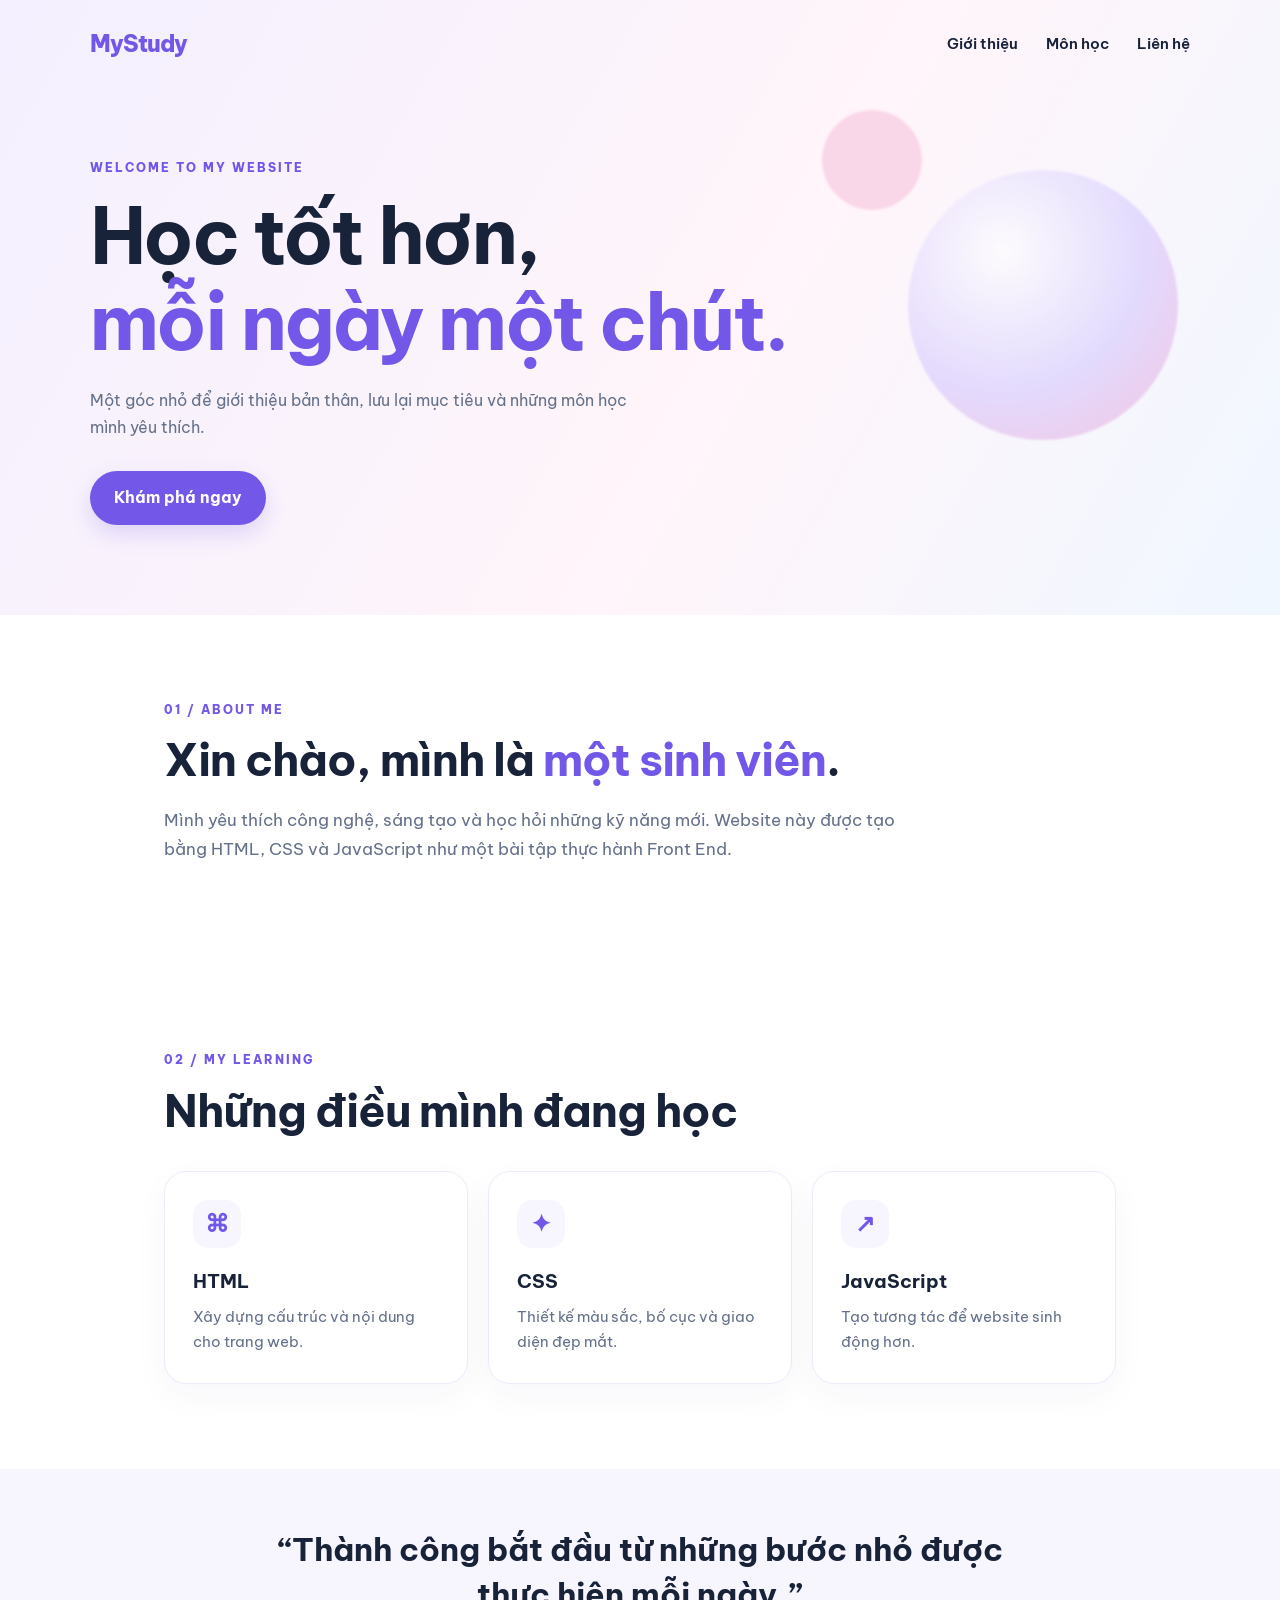
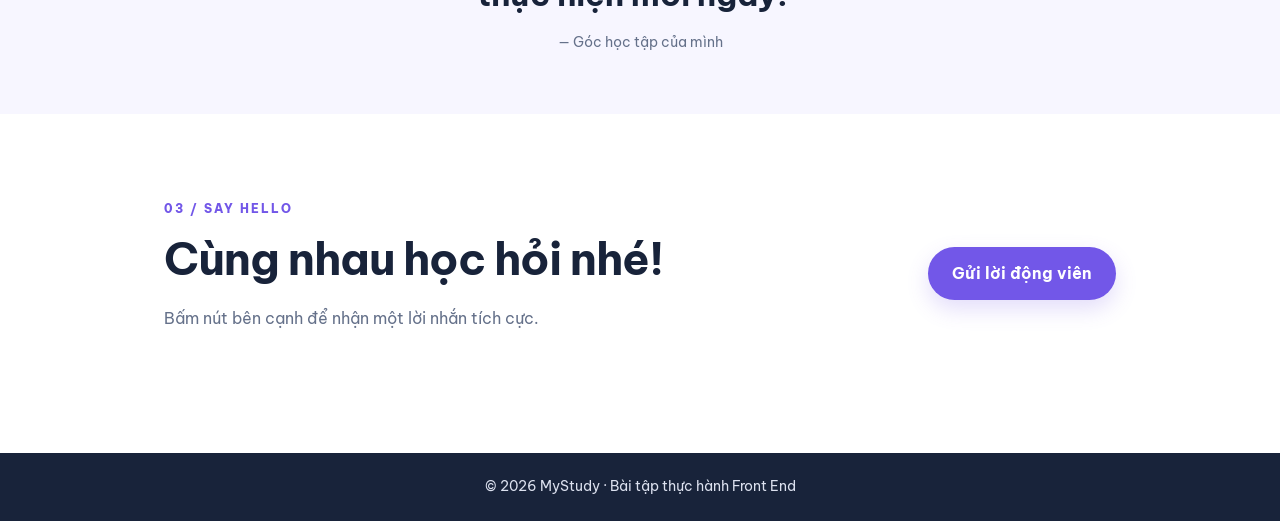
<file: index.html>
<!DOCTYPE html>
<html lang="vi">
<head>
  <meta charset="UTF-8">
  <meta name="viewport" content="width=device-width, initial-scale=1.0">
  <title>Góc học tập của mình</title>
  <link rel="stylesheet" href="style.css">
</head>
<body>
  <header class="hero">
    <nav class="nav">
      <div class="logo">MyStudy</div>
      <div class="nav-links">
        <a href="#gioi-thieu">Giới thiệu</a>
        <a href="#mon-hoc">Môn học</a>
        <a href="#lien-he">Liên hệ</a>
      </div>
    </nav>
    <div class="hero-content">
      <p class="eyebrow">WELCOME TO MY WEBSITE</p>
      <h1>Học tốt hơn,<br><span>mỗi ngày một chút.</span></h1>
      <p class="hero-text">Một góc nhỏ để giới thiệu bản thân, lưu lại mục tiêu và những môn học mình yêu thích.</p>
      <a class="button" href="#gioi-thieu">Khám phá ngay</a>
    </div>
    <div class="decor decor-one"></div>
    <div class="decor decor-two"></div>
  </header>

  <main>
    <section id="gioi-thieu" class="section intro">
      <div class="section-tag">01 / ABOUT ME</div>
      <h2>Xin chào, mình là <span>một sinh viên</span>.</h2>
      <p>Mình yêu thích công nghệ, sáng tạo và học hỏi những kỹ năng mới. Website này được tạo bằng HTML, CSS và JavaScript như một bài tập thực hành Front End.</p>
    </section>

    <section id="mon-hoc" class="section">
      <div class="section-tag">02 / MY LEARNING</div>
      <h2>Những điều mình đang học</h2>
      <div class="cards">
        <article class="card">
          <div class="card-icon">⌘</div>
          <h3>HTML</h3>
          <p>Xây dựng cấu trúc và nội dung cho trang web.</p>
        </article>
        <article class="card">
          <div class="card-icon">✦</div>
          <h3>CSS</h3>
          <p>Thiết kế màu sắc, bố cục và giao diện đẹp mắt.</p>
        </article>
        <article class="card">
          <div class="card-icon">↗</div>
          <h3>JavaScript</h3>
          <p>Tạo tương tác để website sinh động hơn.</p>
        </article>
      </div>
    </section>

    <section class="quote">
      <p>“Thành công bắt đầu từ những bước nhỏ được thực hiện mỗi ngày.”</p>
      <span>— Góc học tập của mình</span>
    </section>

    <section id="lien-he" class="section contact">
      <div>
        <div class="section-tag">03 / SAY HELLO</div>
        <h2>Cùng nhau học hỏi nhé!</h2>
        <p>Bấm nút bên cạnh để nhận một lời nhắn tích cực.</p>
      </div>
      <button class="button" id="messageButton" type="button">Gửi lời động viên</button>
      <p id="message" class="message" aria-live="polite"></p>
    </section>
  </main>

  <footer>
    <p>© <span id="year"></span> MyStudy · Bài tập thực hành Front End</p>
  </footer>
  <script src="script.js"></script>
</body>
</html>
</file>
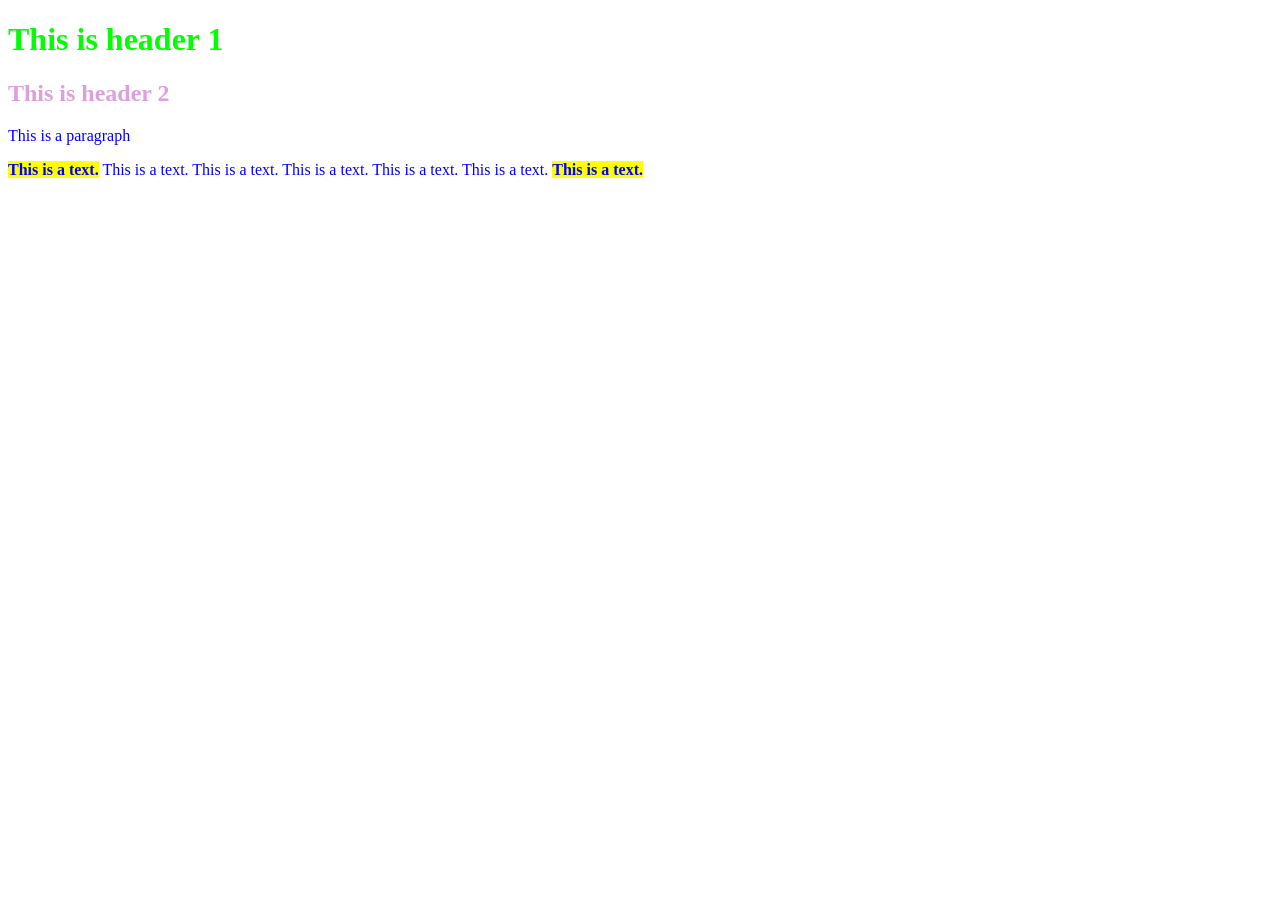
<file: baitap01.html>
<!DOCTYPE html>
<html lang="vi">
<head>
  <meta charset="UTF-8">
  <title>Bài tập 01 - Định dạng văn bản</title>
  <style type="text/css">
    h1 {
      color: #00ff00;
    }
    h2 {
      color: #dda0dd;
    }
    p {
      color: rgb(0, 0, 255);
    }
    span {
      background-color: yellow;
      font-weight: bold;
    }
  </style>
</head>
<body>
  <h1>This is header 1</h1>
  <h2>This is header 2</h2>
  <p>This is a paragraph</p>
  <p>
    <span>This is a text.</span> This is a text. This is a text. This is a text.
    This is a text. This is a text. <span>This is a text.</span>
  </p>
</body>
</html>
</file>
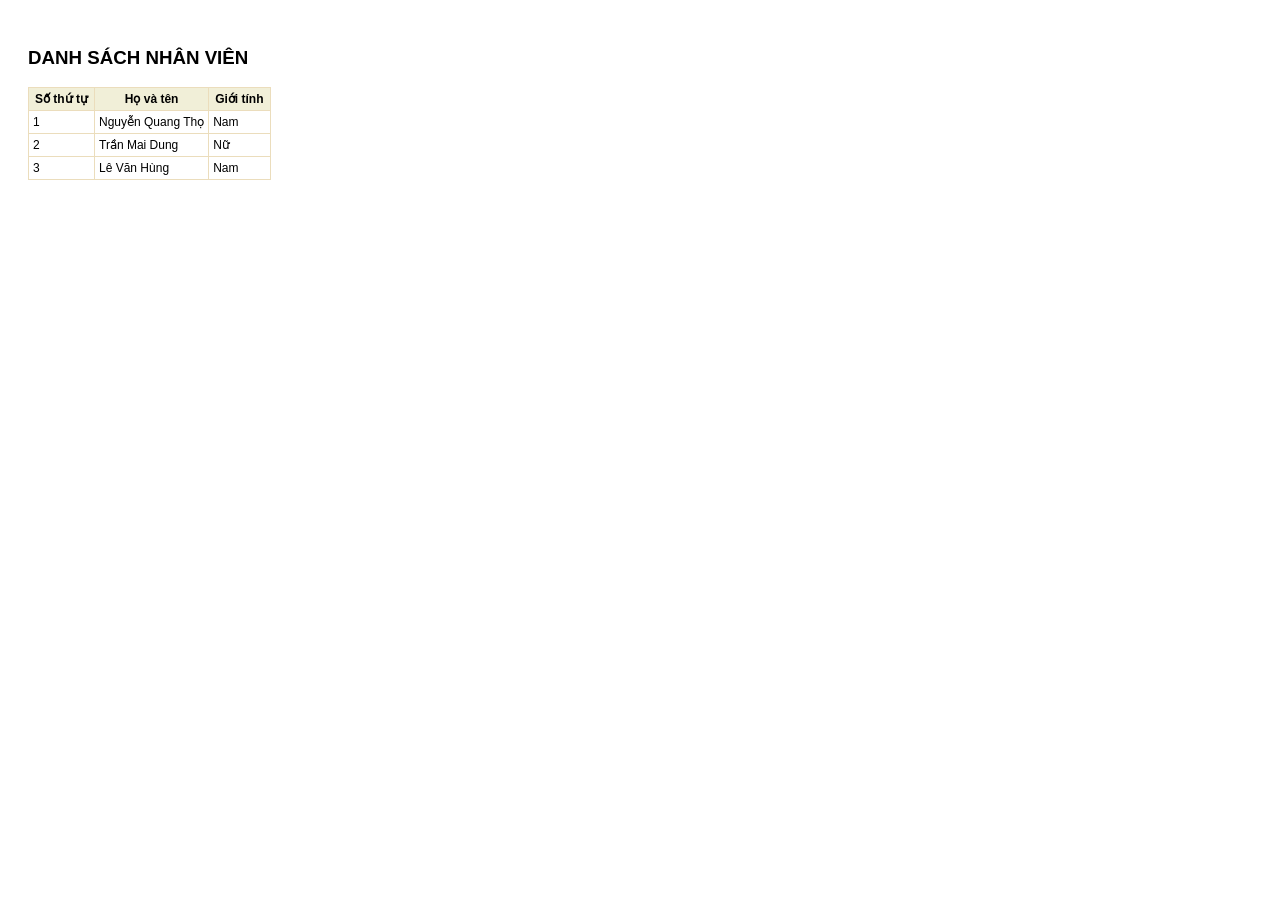
<file: baitap05.html>
<!DOCTYPE html>
<html lang="vi">
<head>
  <meta charset="UTF-8">
  <title>Bài tập 05 - Định dạng bảng CSS</title>
  <style type="text/css">
    body {
      font-family: Arial, sans-serif;
      padding: 20px;
    }
    .tablelist {
      font-family: Arial, Helvetica, sans-serif;
      font-size: 12px;
      margin: 0;
      padding: 0;
      border-collapse: collapse;
      border-spacing: 0px;
      border: 1px solid #EBDDBC;
    }
    .tablelist th {
      margin: 0;
      padding: 4px 6px;
      border: 1px solid #EBDDBC;
      background-color: #F1EFD8;
    }
    .tablelist td {
      margin: 0;
      padding: 4px;
      border: 1px solid #EBDDBC;
    }
  </style>
</head>
<body>
  <H3>DANH SÁCH NHÂN VIÊN</H3>
  <table class="tablelist">
    <tr>
      <th>Số thứ tự</th>
      <th>Họ và tên</th>
      <th>Giới tính</th>
    </tr>
    <tr>
      <td>1</td>
      <td>Nguyễn Quang Thọ</td>
      <td>Nam</td>
    </tr>
    <tr>
      <td>2</td>
      <td>Trần Mai Dung</td>
      <td>Nữ</td>
    </tr>
    <tr>
      <td>3</td>
      <td>Lê Văn Hùng</td>
      <td>Nam</td>
    </tr>
  </table>
</body>
</html>
</file>
<file: style.css>
@import url('https://fonts.googleapis.com/css2?family=Be+Vietnam+Pro:wght@400;500;600;700;800&display=swap');

:root {
  --ink: #18233a;
  --muted: #65718a;
  --purple: #7257e8;
  --pink: #f2a7c8;
  --pale: #f7f6ff;
  --white: #ffffff;
}

* { box-sizing: border-box; }
html { scroll-behavior: smooth; }
body {
  margin: 0;
  font-family: 'Be Vietnam Pro', Arial, sans-serif;
  color: var(--ink);
  background: var(--white);
  line-height: 1.7;
}
a { color: inherit; text-decoration: none; }
.hero {
  min-height: 570px;
  position: relative;
  overflow: hidden;
  padding: 24px max(7vw, 24px) 90px;
  background: linear-gradient(120deg, #f4f0ff 0%, #fff5fa 58%, #f0f7ff 100%);
}
.nav {
  max-width: 1120px;
  margin: auto;
  display: flex;
  align-items: center;
  justify-content: space-between;
  gap: 24px;
}
.logo { font-size: 1.45rem; font-weight: 800; letter-spacing: -1px; color: var(--purple); }
.nav-links { display: flex; gap: 28px; font-size: .92rem; font-weight: 600; }
.nav-links a:hover { color: var(--purple); }
.hero-content { max-width: 1120px; margin: 95px auto 0; position: relative; z-index: 1; }
.eyebrow, .section-tag { color: var(--purple); font-size: .76rem; font-weight: 800; letter-spacing: 2px; }
h1 { font-size: clamp(2.7rem, 6vw, 4.8rem); line-height: 1.12; letter-spacing: -2.5px; margin: 14px 0 22px; }
h1 span, h2 span { color: var(--purple); }
.hero-text { max-width: 540px; color: var(--muted); margin-bottom: 30px; }
.button {
  display: inline-block;
  border: 0;
  border-radius: 999px;
  padding: 13px 24px;
  background: var(--purple);
  color: white;
  font: inherit;
  font-weight: 700;
  cursor: pointer;
  box-shadow: 0 9px 22px #7257e833;
  transition: transform .2s, background .2s;
}
.button:hover { transform: translateY(-2px); background: #5d43d2; }
.decor { position: absolute; border-radius: 50%; filter: blur(1px); opacity: .65; }
.decor-one { width: 270px; height: 270px; right: 8%; top: 170px; background: radial-gradient(circle at 35% 30%, #fff, #d8ccff 55%, #f5a9d1); }
.decor-two { width: 100px; height: 100px; right: 28%; top: 110px; background: #f8c8df; }
.section { max-width: 1000px; margin: auto; padding: 85px 24px; }
h2 { font-size: clamp(1.9rem, 4vw, 2.8rem); line-height: 1.25; letter-spacing: -1px; margin: 12px 0 18px; }
.intro p { max-width: 760px; color: var(--muted); font-size: 1.05rem; }
.cards { display: grid; grid-template-columns: repeat(3, 1fr); gap: 20px; margin-top: 32px; }
.card { padding: 28px; border: 1px solid #eeeafc; border-radius: 22px; background: white; box-shadow: 0 12px 35px #29205c0a; }
.card-icon { width: 48px; height: 48px; border-radius: 15px; display: grid; place-items: center; background: var(--pale); color: var(--purple); font-size: 1.5rem; font-weight: 800; }
.card h3 { margin: 18px 0 6px; }
.card p { margin: 0; color: var(--muted); font-size: .94rem; }
.quote { padding: 58px 24px; text-align: center; background: var(--pale); }
.quote p { max-width: 760px; margin: auto auto 12px; font-size: clamp(1.3rem, 3vw, 2rem); font-weight: 700; line-height: 1.4; }
.quote span { color: var(--muted); font-size: .9rem; }
.contact { display: grid; grid-template-columns: 1fr auto; align-items: center; gap: 20px; }
.contact p { color: var(--muted); }
.message { grid-column: 1 / -1; margin: 0; font-weight: 700; color: var(--purple) !important; }
footer { padding: 22px; text-align: center; background: #18233a; color: #dce1ef; font-size: .85rem; }
footer p { margin: 0; }
@media (max-width: 700px) {
  .hero { min-height: 600px; padding-inline: 22px; }
  .nav { align-items: flex-start; flex-direction: column; }
  .nav-links { gap: 16px; flex-wrap: wrap; }
  .hero-content { margin-top: 72px; }
  .decor-one { right: -85px; top: 320px; width: 200px; height: 200px; opacity: .4; }
  .decor-two { right: 24px; top: 300px; width: 60px; height: 60px; opacity: .4; }
  .cards { grid-template-columns: 1fr; }
  .section { padding-block: 62px; }
  .contact { grid-template-columns: 1fr; }
}
</file>
